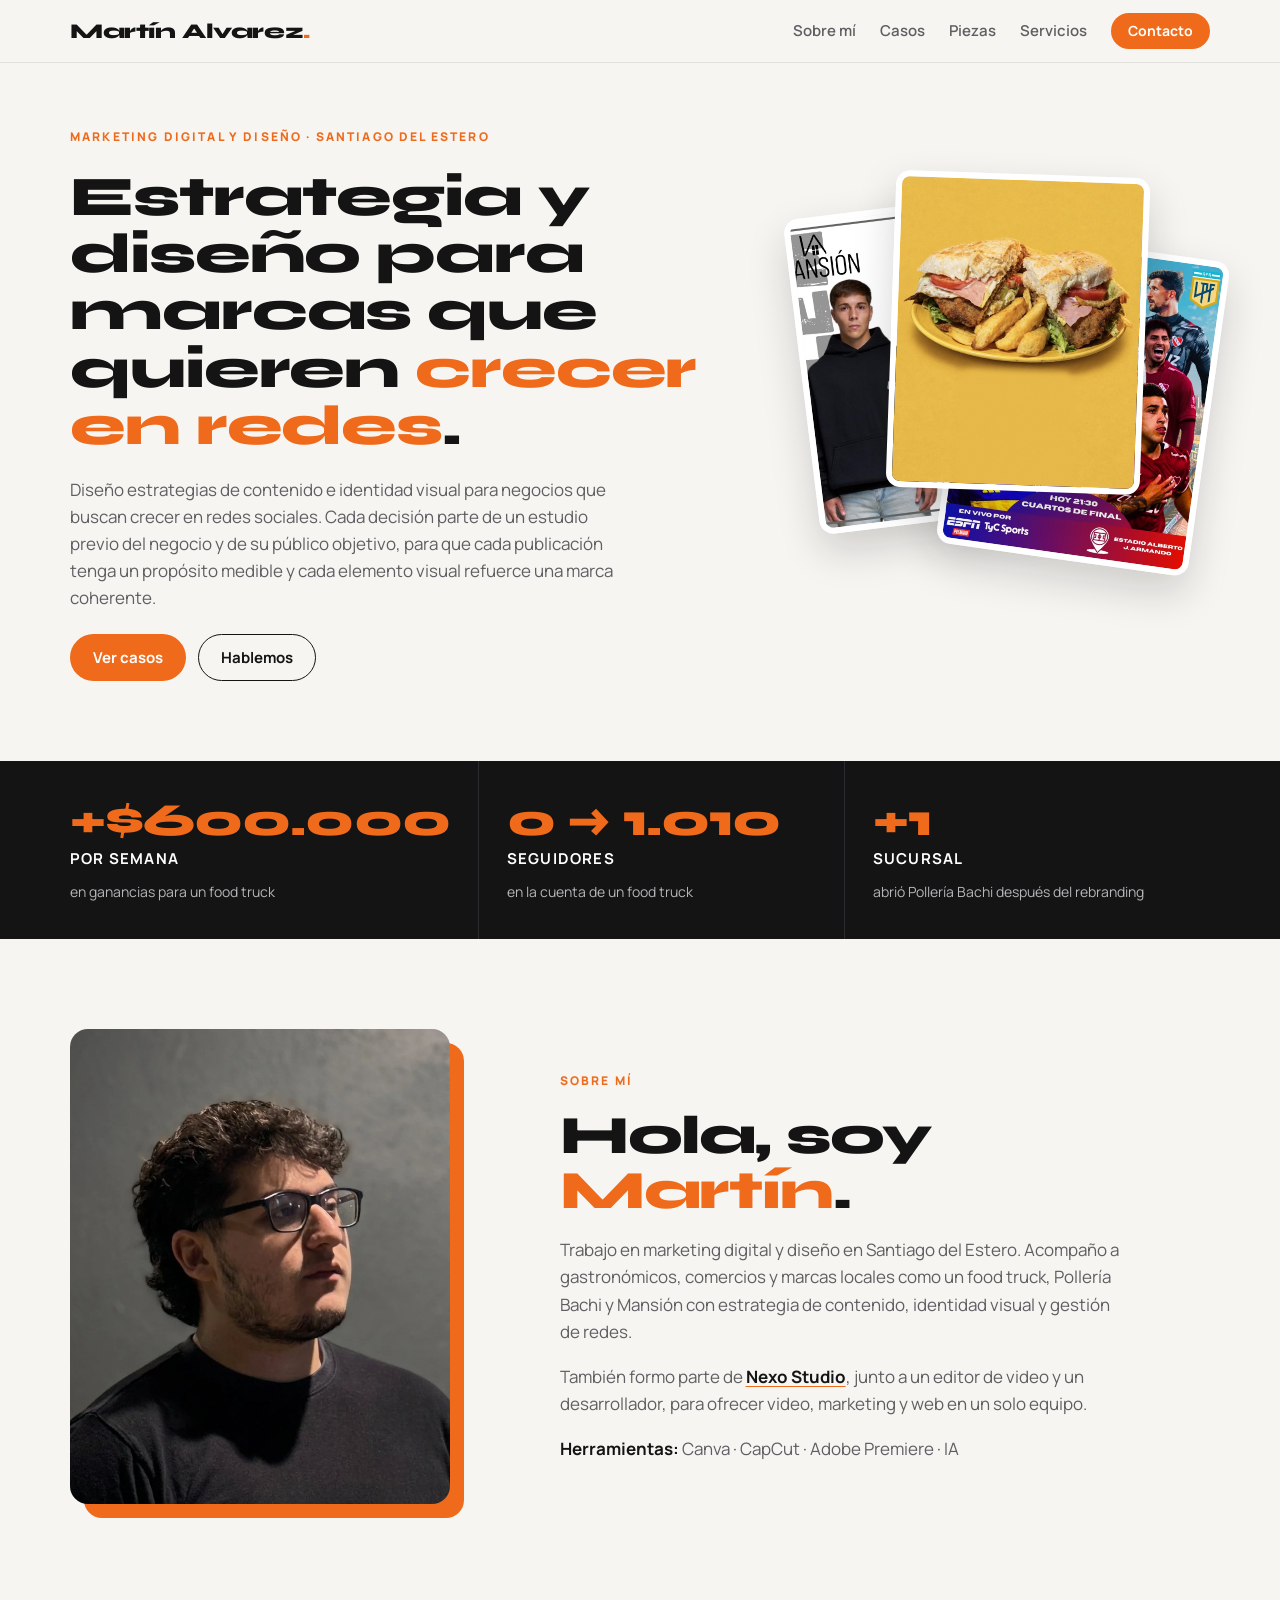
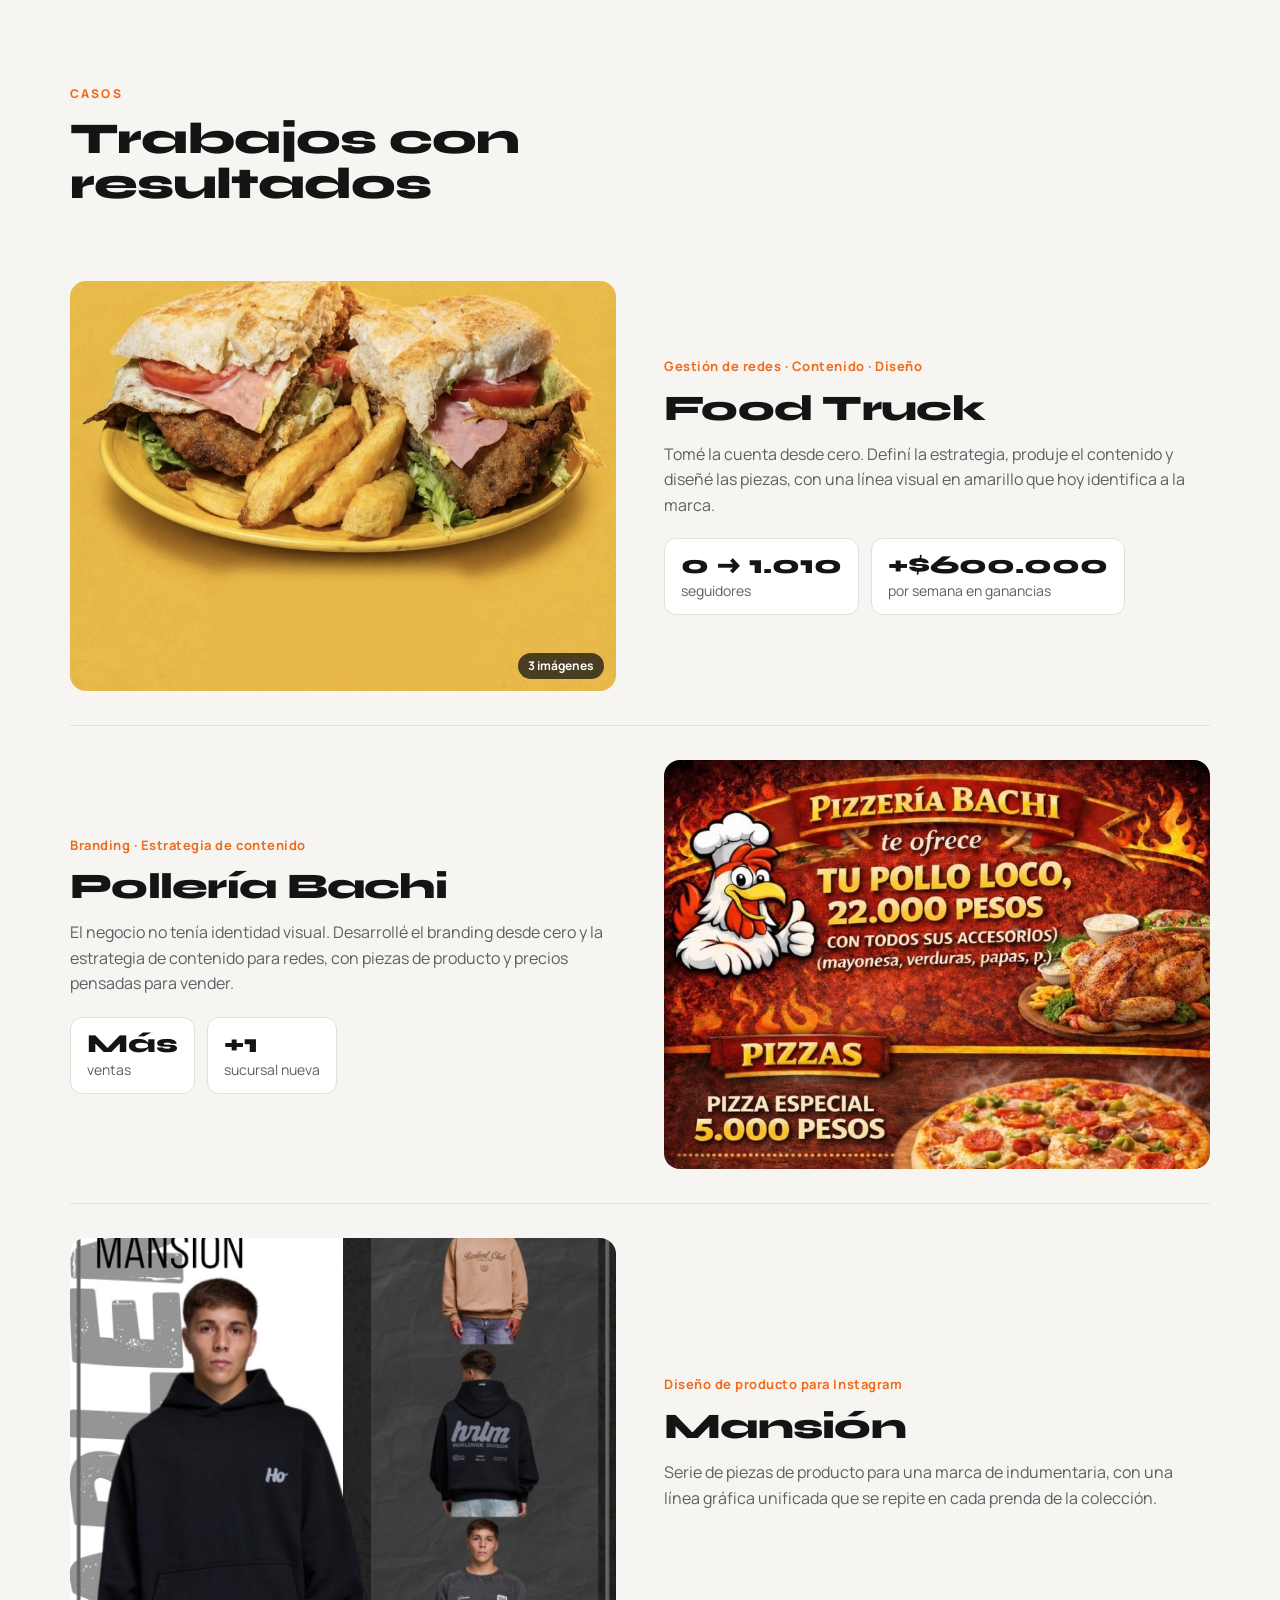
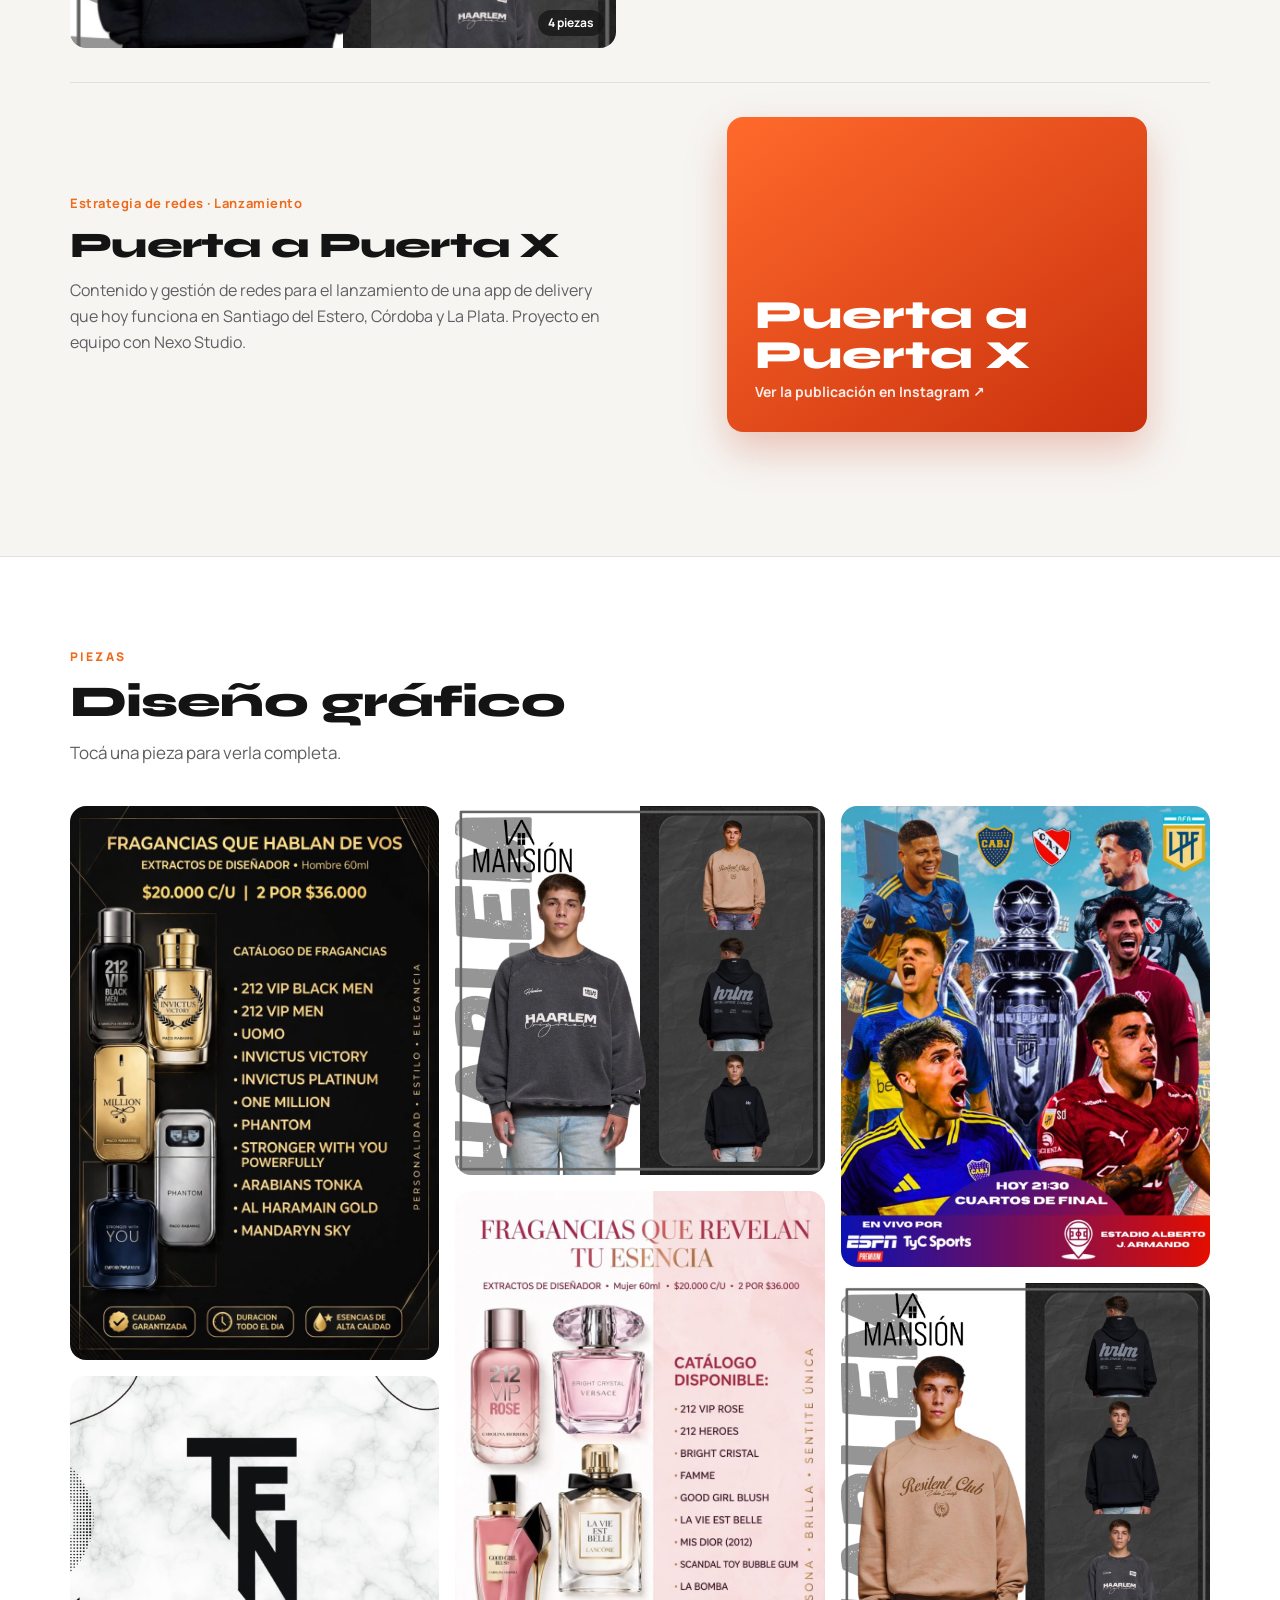
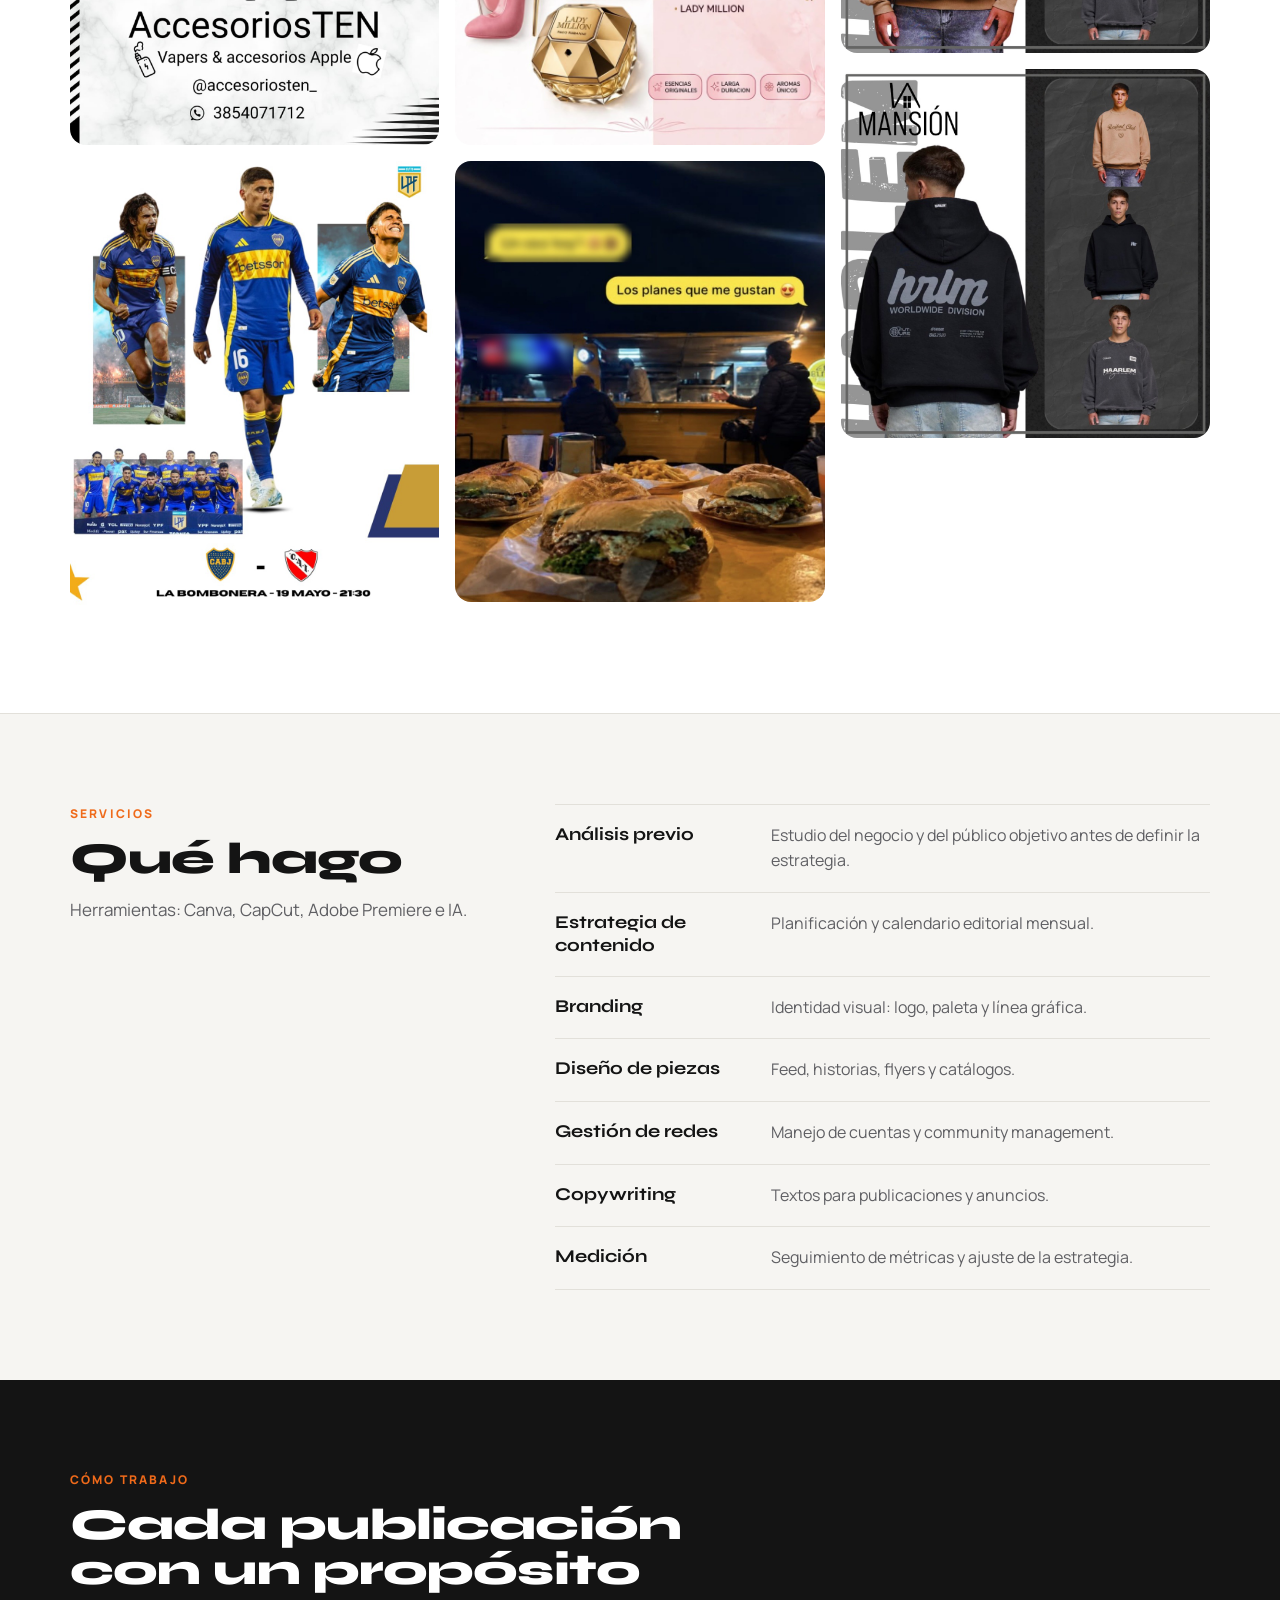
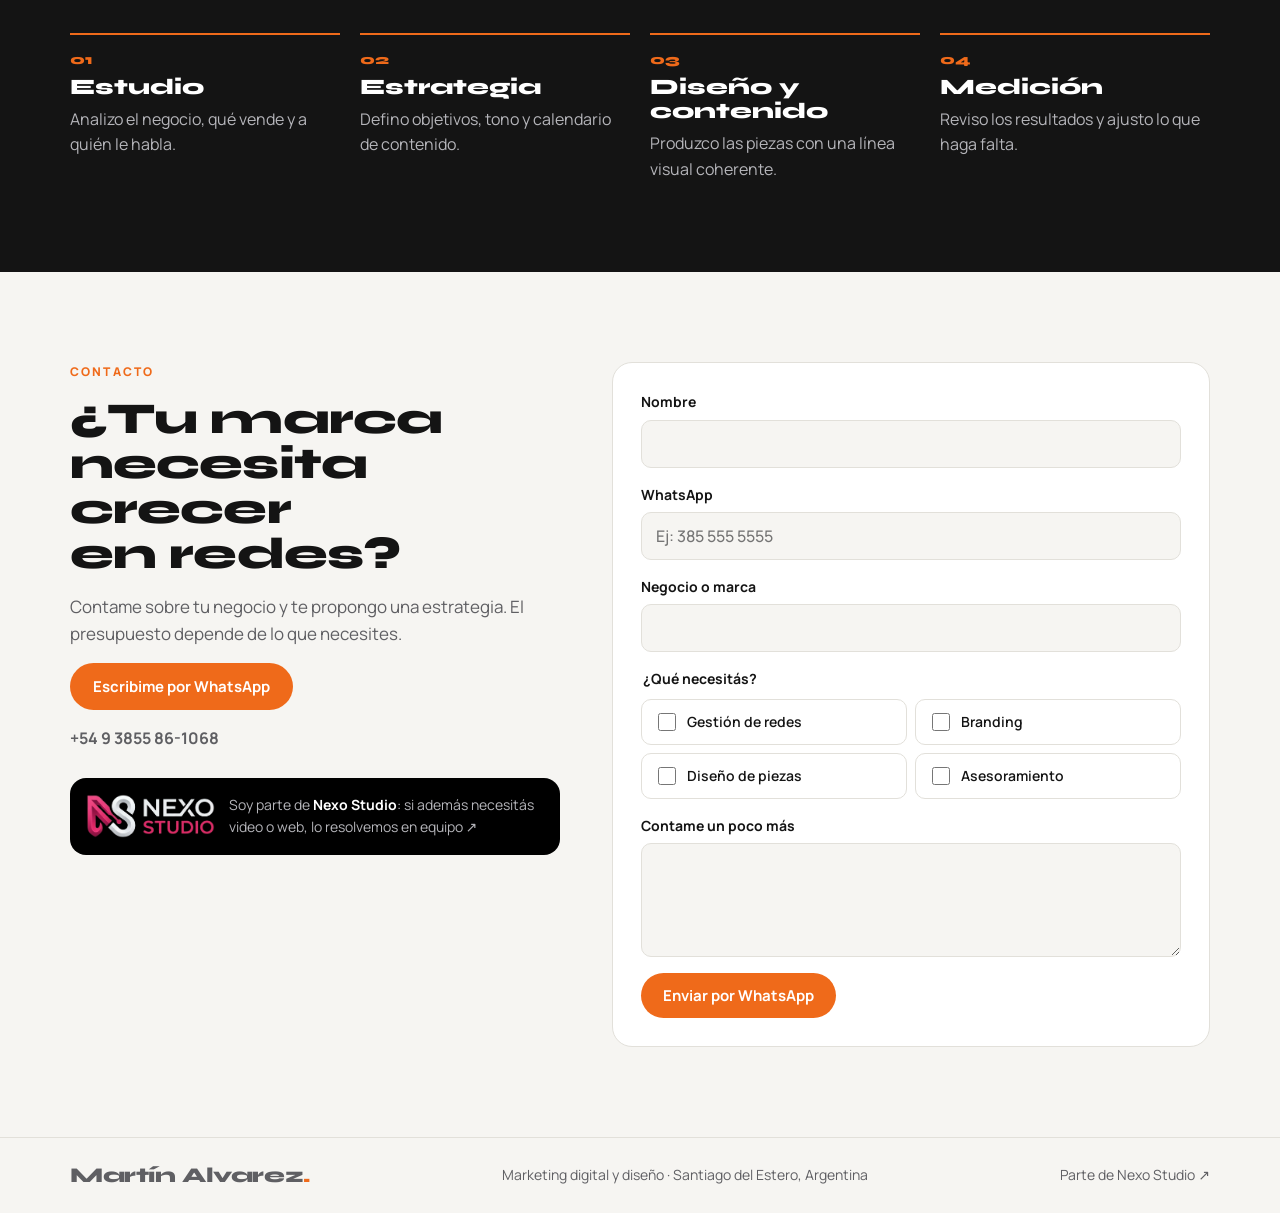
<file: index.html>
<!doctype html>
<html lang="es-AR">
<head>
<meta charset="utf-8">
<meta name="viewport" content="width=device-width, initial-scale=1, viewport-fit=cover">
<title>Martín Alvarez · Marketing digital y diseño</title>
<meta name="description" content="Martín Alvarez, marketing digital y diseño en Santiago del Estero. Estrategia de contenido, branding y gestión de redes. Food truck: +$600.000 por semana en ganancias.">
<meta property="og:title" content="Martín Alvarez · Marketing digital y diseño">
<meta property="og:description" content="Estrategia de contenido, branding y gestión de redes con resultados medibles.">
<meta property="og:type" content="website">
<meta property="og:locale" content="es_AR">
<meta property="og:image" content="assets/img/oso-sandwich.jpg">
<meta name="theme-color" content="#f6f5f2">
<link rel="icon" href="data:image/svg+xml,%3Csvg xmlns='http://www.w3.org/2000/svg' viewBox='0 0 64 64'%3E%3Crect width='64' height='64' rx='14' fill='%23ef6a1a'/%3E%3Ctext x='32' y='43' text-anchor='middle' font-family='Arial Black,Arial' font-weight='900' font-size='26' fill='%23fff'%3EMA%3C/text%3E%3C/svg%3E">
<link rel="preconnect" href="https://fonts.googleapis.com">
<link rel="preconnect" href="https://fonts.gstatic.com" crossorigin>
<link rel="stylesheet" href="https://fonts.googleapis.com/css2?family=Syne:wght@600;700;800&family=Manrope:wght@400;500;600;700&display=swap">
<link rel="stylesheet" href="assets/styles.css">
</head>
<body>

<header class="top">
  <div class="in top-in">
    <a href="#inicio" class="brand">Martín Alvarez<span>.</span></a>
    <nav class="nav" aria-label="Secciones">
      <a href="#sobre-mi">Sobre mí</a>
      <a href="#casos">Casos</a>
      <a href="#piezas">Piezas</a>
      <a href="#servicios">Servicios</a>
    </nav>
    <a href="#contacto" class="btn btn-orange btn-small">Contacto</a>
  </div>
</header>

<main id="inicio">

  <section class="hero">
    <div class="in hero-in">
      <div class="hero-copy">
        <p class="kicker">Marketing digital y diseño · Santiago del Estero</p>
        <h1>Estrategia y diseño para marcas que quieren <em>crecer en redes</em>.</h1>
        <p class="hero-sub">Diseño estrategias de contenido e identidad visual para negocios que buscan crecer en redes sociales. Cada decisión parte de un estudio previo del negocio y de su público objetivo, para que cada publicación tenga un propósito medible y cada elemento visual refuerce una marca coherente.</p>
        <div class="hero-ctas">
          <a href="#casos" class="btn btn-orange">Ver casos</a>
          <a href="#contacto" class="btn btn-line">Hablemos</a>
        </div>
      </div>
      <div class="stack" aria-hidden="true">
        <img class="s1" src="assets/img/mansion-1.jpg" alt="">
        <img class="s2" src="assets/img/oso-sandwich.jpg" alt="">
        <img class="s3" src="assets/img/flyer-boca-2.jpg" alt="">
      </div>
    </div>
  </section>

  <section class="results" aria-labelledby="res-title">
    <div class="in">
      <h2 id="res-title" class="vh">Resultados</h2>
      <div class="res-grid">
        <div class="res"><b>+$600.000</b><span class="unit">por semana</span><p>en ganancias para un food truck</p></div>
        <div class="res"><b>0 → 1.010</b><span class="unit">seguidores</span><p>en la cuenta de un food truck</p></div>
        <div class="res"><b>+1</b><span class="unit">sucursal</span><p>abrió Pollería Bachi después del rebranding</p></div>
      </div>
    </div>
  </section>

  <section id="sobre-mi" class="sec about">
    <div class="in about-in">
      <figure class="about-photo">
        <img src="assets/img/martin.jpg" alt="Martín Alvarez" width="720" height="900" loading="lazy">
      </figure>
      <div class="about-copy">
        <p class="kicker">Sobre mí</p>
        <h2>Hola, soy <em>Martín</em>.</h2>
        <p>Trabajo en marketing digital y diseño en Santiago del Estero. Acompaño a gastronómicos, comercios y marcas locales como un food truck, Pollería Bachi y Mansión con estrategia de contenido, identidad visual y gestión de redes.</p>
        <p>También formo parte de <a href="https://nexostudio-sde.vercel.app" target="_blank" rel="noopener">Nexo Studio</a>, junto a un editor de video y un desarrollador, para ofrecer video, marketing y web en un solo equipo.</p>
        <p class="about-tools"><b>Herramientas:</b> Canva · CapCut · Adobe Premiere · IA</p>
      </div>
    </div>
  </section>

  <section id="casos" class="sec">
    <div class="in">
      <div class="sec-head">
        <p class="kicker">Casos</p>
        <h2>Trabajos con resultados</h2>
      </div>

      <article class="case">
        <div class="case-media">
          <button class="g" data-gallery="oso-sandwich.jpg,oso-noche.jpg,oso-instagram.jpg"><img src="assets/img/oso-sandwich.jpg" alt="Pieza de un food truck: sándwich sobre fondo amarillo con el logo" loading="lazy"><span class="count">3 imágenes</span></button>
        </div>
        <div class="case-body">
          <p class="case-tag">Gestión de redes · Contenido · Diseño</p>
          <h3>Food Truck</h3>
          <p>Tomé la cuenta desde cero. Definí la estrategia, produje el contenido y diseñé las piezas, con una línea visual en amarillo que hoy identifica a la marca.</p>
          <ul class="case-res">
            <li><b>0 → 1.010</b> seguidores</li>
            <li><b>+$600.000</b> por semana en ganancias</li>
          </ul>
        </div>
      </article>

      <article class="case rev">
        <div class="case-media">
          <button class="g" data-gallery="bachi-menu.jpg"><img src="assets/img/bachi-menu.jpg" alt="Pieza de Bachi con pollo, pizzas y empanadas" loading="lazy" style="object-position:top"></button>
        </div>
        <div class="case-body">
          <p class="case-tag">Branding · Estrategia de contenido</p>
          <h3>Pollería Bachi</h3>
          <p>El negocio no tenía identidad visual. Desarrollé el branding desde cero y la estrategia de contenido para redes, con piezas de producto y precios pensadas para vender.</p>
          <ul class="case-res">
            <li><b>Más</b> ventas</li>
            <li><b>+1</b> sucursal nueva</li>
          </ul>
        </div>
      </article>

      <article class="case">
        <div class="case-media">
          <button class="g" data-gallery="mansion-1.jpg,mansion-2.jpg,mansion-3.jpg,mansion-4.jpg"><img src="assets/img/mansion-1.jpg" alt="Pieza de producto para Mansión: buzo negro" loading="lazy"><span class="count">4 piezas</span></button>
        </div>
        <div class="case-body">
          <p class="case-tag">Diseño de producto para Instagram</p>
          <h3>Mansión</h3>
          <p>Serie de piezas de producto para una marca de indumentaria, con una línea gráfica unificada que se repite en cada prenda de la colección.</p>
        </div>
      </article>

      <article class="case rev">
        <div class="case-media case-embed">
          <blockquote class="instagram-media" data-instgrm-permalink="https://www.instagram.com/p/Dfs8uPaFVIC/" data-instgrm-version="14">
            <a class="papx" href="https://www.instagram.com/p/Dfs8uPaFVIC/" target="_blank" rel="noopener"><span class="papx-t">Puerta a Puerta X</span><span class="papx-s">Ver la publicación en Instagram ↗</span></a>
          </blockquote>
        </div>
        <div class="case-body">
          <p class="case-tag">Estrategia de redes · Lanzamiento</p>
          <h3>Puerta a Puerta X</h3>
          <p>Contenido y gestión de redes para el lanzamiento de una app de delivery que hoy funciona en Santiago del Estero, Córdoba y La Plata. Proyecto en equipo con Nexo Studio.</p>
        </div>
      </article>
    </div>
  </section>

  <section id="piezas" class="sec sec-alt">
    <div class="in">
      <div class="sec-head">
        <p class="kicker">Piezas</p>
        <h2>Diseño gráfico</h2>
        <p class="sec-sub">Tocá una pieza para verla completa.</p>
      </div>
      <div class="masonry">
        <button class="g" data-gallery="perfumes-hombre.jpg,perfumes-mujer.jpg"><img src="assets/img/perfumes-hombre.jpg" alt="Catálogo de fragancias de hombre"><span class="label">Catálogo de perfumes</span></button>
        <button class="g" data-gallery="accesoriosten.jpg"><img src="assets/img/accesoriosten.jpg" alt="Pieza de AccesoriosTEN, vapers y accesorios Apple"><span class="label">AccesoriosTEN</span></button>
        <button class="g" data-gallery="flyer-boca-1.jpg,flyer-boca-2.jpg"><img src="assets/img/flyer-boca-1.jpg" alt="Flyer del partido Boca vs Independiente"><span class="label">Flyers de partido</span></button>
        <button class="g" data-gallery="mansion-2.jpg"><img src="assets/img/mansion-2.jpg" alt="Pieza de Mansión: buzo gris"><span class="label">Mansión</span></button>
        <button class="g" data-gallery="perfumes-mujer.jpg"><img src="assets/img/perfumes-mujer.jpg" alt="Catálogo de fragancias de mujer"><span class="label">Catálogo de perfumes</span></button>
        <button class="g" data-gallery="oso-noche.jpg"><img src="assets/img/oso-noche.jpg" alt="Pieza de un food truck de noche"><span class="label">Food Truck</span></button>
        <button class="g" data-gallery="flyer-boca-2.jpg"><img src="assets/img/flyer-boca-2.jpg" alt="Flyer de cuartos de final Boca vs Independiente"><span class="label">Flyers de partido</span></button>
        <button class="g" data-gallery="mansion-3.jpg"><img src="assets/img/mansion-3.jpg" alt="Pieza de Mansión: buzo beige"><span class="label">Mansión</span></button>
        <button class="g" data-gallery="mansion-4.jpg"><img src="assets/img/mansion-4.jpg" alt="Pieza de Mansión: buzo negro de espalda"><span class="label">Mansión</span></button>
      </div>
    </div>
  </section>

  <section id="servicios" class="sec">
    <div class="in svc-in">
      <div class="sec-head">
        <p class="kicker">Servicios</p>
        <h2>Qué hago</h2>
        <p class="sec-sub">Herramientas: Canva, CapCut, Adobe Premiere e IA.</p>
      </div>
      <ul class="svc-list">
        <li><b>Análisis previo</b><span>Estudio del negocio y del público objetivo antes de definir la estrategia.</span></li>
        <li><b>Estrategia de contenido</b><span>Planificación y calendario editorial mensual.</span></li>
        <li><b>Branding</b><span>Identidad visual: logo, paleta y línea gráfica.</span></li>
        <li><b>Diseño de piezas</b><span>Feed, historias, flyers y catálogos.</span></li>
        <li><b>Gestión de redes</b><span>Manejo de cuentas y community management.</span></li>
        <li><b>Copywriting</b><span>Textos para publicaciones y anuncios.</span></li>
        <li><b>Medición</b><span>Seguimiento de métricas y ajuste de la estrategia.</span></li>
      </ul>
    </div>
  </section>

  <section class="sec sec-dark">
    <div class="in">
      <div class="sec-head">
        <p class="kicker">Cómo trabajo</p>
        <h2>Cada publicación con un propósito</h2>
      </div>
      <ol class="steps">
        <li><b>Estudio</b><span>Analizo el negocio, qué vende y a quién le habla.</span></li>
        <li><b>Estrategia</b><span>Defino objetivos, tono y calendario de contenido.</span></li>
        <li><b>Diseño y contenido</b><span>Produzco las piezas con una línea visual coherente.</span></li>
        <li><b>Medición</b><span>Reviso los resultados y ajusto lo que haga falta.</span></li>
      </ol>
    </div>
  </section>

  <section id="contacto" class="sec">
    <div class="in contact-in">
      <div class="contact-copy">
        <p class="kicker">Contacto</p>
        <h2>¿Tu marca necesita crecer en redes?</h2>
        <p>Contame sobre tu negocio y te propongo una estrategia. El presupuesto depende de lo que necesites.</p>
        <a class="btn btn-orange" href="https://wa.me/5493855861068?text=Hola%20Mart%C3%ADn%2C%20vi%20tu%20portfolio%20y%20quiero%20consultarte" target="_blank" rel="noopener">Escribime por WhatsApp</a>
        <p class="wa-num">+54 9 3855 86-1068</p>
        <a class="nexo" href="https://nexostudio-sde.vercel.app" target="_blank" rel="noopener">
          <img src="assets/logo-nexo-wide.png" alt="Nexo Studio" width="663" height="227">
          <span>Soy parte de <b>Nexo Studio</b>: si además necesitás video o web, lo resolvemos en equipo ↗</span>
        </a>
      </div>
      <form class="form" name="contacto-martin" data-wa-form>
        <label for="f-nombre">Nombre<input id="f-nombre" name="nombre" type="text" required autocomplete="name"></label>
        <label for="f-wa">WhatsApp<input id="f-wa" name="whatsapp" type="tel" required autocomplete="tel" placeholder="Ej: 385 555 5555"></label>
        <label for="f-neg">Negocio o marca<input id="f-neg" name="negocio" type="text"></label>
        <fieldset>
          <legend>¿Qué necesitás?</legend>
          <div class="checks">
            <label><input type="checkbox" name="servicio" value="Gestión de redes"> Gestión de redes</label>
            <label><input type="checkbox" name="servicio" value="Branding"> Branding</label>
            <label><input type="checkbox" name="servicio" value="Diseño de piezas"> Diseño de piezas</label>
            <label><input type="checkbox" name="servicio" value="Asesoramiento"> Asesoramiento</label>
          </div>
        </fieldset>
        <label for="f-msg">Contame un poco más<textarea id="f-msg" name="mensaje" rows="4"></textarea></label>
        <button class="btn btn-orange" type="submit">Enviar por WhatsApp</button>
      </form>
    </div>
  </section>
</main>

<footer class="foot">
  <div class="in foot-in">
    <span class="brand">Martín Alvarez<span>.</span></span>
    <span>Marketing digital y diseño · Santiago del Estero, Argentina</span>
    <a href="https://nexostudio-sde.vercel.app" target="_blank" rel="noopener">Parte de Nexo Studio ↗</a>
  </div>
</footer>

<dialog class="lb" id="lb" aria-label="Galería">
  <div class="lb-in">
    <button class="lb-btn lb-prev" aria-label="Anterior">‹</button>
    <img id="lb-img" alt="">
    <button class="lb-btn lb-next" aria-label="Siguiente">›</button>
  </div>
  <button class="lb-btn lb-close" aria-label="Cerrar">✕</button>
  <p class="lb-n" id="lb-n"></p>
</dialog>

<script src="assets/main.js"></script>
<script async src="https://www.instagram.com/embed.js"></script>
</body>
</html>
</file>
<file: assets/styles.css>
/* Martín Alvarez — marketing y diseño. Editorial claro, naranja como acento,
   títulos en Syne y piezas de diseño como protagonistas. */
:root{
  --bg:#f6f5f2; --paper:#ffffff; --fg:#141414; --muted:#5f5f63; --line:#e2e0da;
  --orange:#ef6a1a; --orange-deep:#c9530d; --ink:#141414; --ink-2:#1e1e21;
  --display:"Syne","Arial Black",system-ui,sans-serif;
  --body:"Manrope",system-ui,-apple-system,"Segoe UI",sans-serif;
  --r:16px;
  color-scheme:light;
}
*{box-sizing:border-box}
[hidden]{display:none!important}
html{scroll-behavior:smooth;scroll-padding-top:70px}
body{margin:0;background:var(--bg);color:var(--fg);font-family:var(--body);font-size:16px;line-height:1.6;-webkit-font-smoothing:antialiased}
body::before{content:"";position:fixed;inset:0 0 auto;height:env(safe-area-inset-top,0px);z-index:30;background:var(--bg)}
img{max-width:100%;display:block}
a{color:inherit}
h1,h2,h3{font-family:var(--display);font-weight:800;line-height:1.02;margin:0;letter-spacing:-.02em;text-wrap:balance}
h1{font-size:clamp(40px,6.2vw,78px)}
h1 em{font-style:normal;color:var(--orange)}
h2{font-size:clamp(32px,4.6vw,54px)}
h3{font-size:clamp(26px,3vw,36px)}
p{margin:0}
:focus-visible{outline:2px solid var(--orange);outline-offset:3px;border-radius:4px}
.vh{position:absolute;width:1px;height:1px;overflow:hidden;clip:rect(0 0 0 0)}
.in{max-width:1180px;margin:0 auto;padding-left:max(20px,env(safe-area-inset-left,0px));padding-right:max(20px,env(safe-area-inset-right,0px))}
.kicker{font-size:12px;font-weight:800;letter-spacing:.18em;text-transform:uppercase;color:var(--orange)}

.btn{display:inline-flex;align-items:center;justify-content:center;font:700 15px/1 var(--body);padding:15px 22px;border-radius:999px;text-decoration:none;border:1.5px solid transparent;cursor:pointer;transition:transform .15s,background .15s}
.btn:hover{transform:translateY(-2px)}
.btn-orange{background:var(--orange);color:#fff}
.btn-orange:hover{background:var(--orange-deep)}
.btn-line{border-color:var(--fg);color:var(--fg)}
.btn-small{padding:10px 16px;font-size:14px}

/* Header */
.top{position:sticky;top:env(safe-area-inset-top,0px);z-index:20;background:rgba(246,245,242,.88);backdrop-filter:blur(10px);border-bottom:1px solid var(--line)}
.top-in{display:flex;align-items:center;gap:24px;height:62px}
.brand{font:800 21px/1 var(--display);text-decoration:none;letter-spacing:-.02em}
.brand span{color:var(--orange)}
.nav{display:flex;gap:24px;margin-left:auto}
.nav a{text-decoration:none;font-weight:600;font-size:15px;color:var(--muted)}
.nav a:hover{color:var(--fg)}
@media (max-width:720px){.nav{display:none}.top .btn-small{margin-left:auto}}

/* Hero */
.hero{padding-block:64px 80px;overflow:hidden}
.hero-in{display:grid;grid-template-columns:1.25fr .75fr;gap:48px;align-items:center}
.hero-copy{display:flex;flex-direction:column;gap:22px;min-width:0}
.hero-sub{font-size:17px;color:var(--muted);max-width:56ch}
.hero-ctas{display:flex;flex-wrap:wrap;gap:12px}
.stack{position:relative;height:460px}
.stack img{position:absolute;width:62%;aspect-ratio:4/5;object-fit:cover;border-radius:14px;box-shadow:0 18px 40px rgba(20,20,20,.18);border:6px solid #fff;transition:transform .4s}
.stack .s1{left:0;top:30px;transform:rotate(-7deg)}
.stack .s2{left:22%;top:0;transform:rotate(2deg);z-index:2}
.stack .s3{right:0;top:70px;transform:rotate(8deg)}
.stack:hover .s1{transform:rotate(-10deg) translateX(-10px)}
.stack:hover .s3{transform:rotate(11deg) translateX(10px)}
@media (max-width:900px){.hero-in{grid-template-columns:1fr}.stack{height:360px;max-width:440px}}

/* Resultados */
.results{background:var(--ink);color:#fff}
.res-grid{display:grid;grid-template-columns:repeat(3,1fr)}
.res{padding:36px 28px;border-left:1px solid #2c2c30;display:flex;flex-direction:column;gap:4px}
.res:first-child{border-left:0;padding-left:0}
.res b{font:800 clamp(34px,4.4vw,56px)/1 var(--display);color:var(--orange);letter-spacing:-.02em}
.res .unit{font-weight:700;font-size:15px;text-transform:uppercase;letter-spacing:.08em}
.res p{color:#b5b5ba;font-size:14px;margin-top:6px}
@media (max-width:760px){.res-grid{grid-template-columns:1fr}.res{border-left:0;border-top:1px solid #2c2c30;padding:26px 0}.res:first-child{border-top:0}}

/* Secciones */
.sec{padding-block:90px}
.sec-alt{background:var(--paper);border-block:1px solid var(--line)}
.sec-dark{background:var(--ink);color:#fff}
.sec-dark .steps span{color:#b5b5ba}
.sec-head{display:flex;flex-direction:column;gap:14px;margin-bottom:40px;max-width:720px}
.sec-sub{color:var(--muted);font-size:17px}

/* Casos */
.case{display:grid;grid-template-columns:1fr 1fr;gap:48px;align-items:center;padding-block:34px;border-top:1px solid var(--line)}
.case:first-of-type{border-top:0}
.case.rev .case-media{order:2}
.case-body{display:flex;flex-direction:column;gap:14px;min-width:0}
.case-tag{font-size:13px;font-weight:700;color:var(--orange);letter-spacing:.04em}
.case-body > p:not(.case-tag){color:var(--muted);font-size:16px}
.case-res{list-style:none;margin:6px 0 0;padding:0;display:flex;flex-wrap:wrap;gap:12px}
.case-res li{background:var(--paper);border:1px solid var(--line);border-radius:12px;padding:12px 16px;font-size:14px;color:var(--muted)}
.case-res b{display:block;font:800 26px/1.1 var(--display);color:var(--fg)}
.case-media .g{aspect-ratio:4/3}
.papx{display:flex;flex-direction:column;justify-content:flex-end;gap:6px;aspect-ratio:4/3;padding:28px;border-radius:var(--r);text-decoration:none;color:#fff;background:linear-gradient(145deg,#ff6a2b,#c9300d);box-shadow:0 18px 40px rgba(201,48,13,.25);transition:transform .3s}
.papx:hover{transform:translateY(-4px)}
.papx-t{font:800 clamp(28px,3.4vw,40px)/1 var(--display)}
.papx-s{font-weight:700;font-size:14px;opacity:.9}
@media (max-width:820px){.case{grid-template-columns:1fr;gap:22px}.case.rev .case-media{order:0}}

/* Imagen clickeable (galería) */
.g{position:relative;display:block;width:100%;padding:0;border:0;border-radius:var(--r);overflow:hidden;cursor:zoom-in;background:#ddd}
.g img{width:100%;height:100%;object-fit:cover;transition:transform .5s}
.g:hover img{transform:scale(1.04)}
.count{position:absolute;right:12px;bottom:12px;background:rgba(20,20,20,.75);color:#fff;font:700 12px/1 var(--body);padding:7px 10px;border-radius:999px}

/* Masonry de piezas */
.masonry{columns:3 260px;column-gap:16px}
.masonry .g{margin-bottom:16px;break-inside:avoid}
.masonry .g img{height:auto}
.label{position:absolute;left:12px;bottom:12px;background:rgba(255,255,255,.92);color:var(--fg);font:700 12px/1 var(--body);padding:7px 10px;border-radius:999px;opacity:0;transform:translateY(6px);transition:opacity .25s,transform .25s}
.g:hover .label,.g:focus-visible .label{opacity:1;transform:none}
@media (hover:none){.label{opacity:1;transform:none}}

/* Servicios */
.svc-in{display:grid;grid-template-columns:.8fr 1.2fr;gap:48px;align-items:start}
.svc-list{list-style:none;margin:0;padding:0;border-top:1px solid var(--line)}
.svc-list li{display:grid;grid-template-columns:200px 1fr;gap:16px;padding:18px 0;border-bottom:1px solid var(--line);transition:padding .2s}
.svc-list li:hover{padding-left:10px}
.svc-list b{font:700 18px/1.3 var(--display)}
.svc-list span{color:var(--muted)}
@media (max-width:820px){.svc-in{grid-template-columns:1fr;gap:10px}.svc-list li{grid-template-columns:1fr;gap:4px}}

/* Pasos */
.steps{list-style:none;margin:0;padding:0;display:grid;grid-template-columns:repeat(4,1fr);gap:20px;counter-reset:s}
.steps li{counter-increment:s;display:flex;flex-direction:column;gap:8px;padding-top:18px;border-top:2px solid var(--orange)}
.steps li::before{content:counter(s,decimal-leading-zero);font:800 14px/1 var(--display);color:var(--orange)}
.steps b{font:800 22px/1.1 var(--display)}
@media (max-width:860px){.steps{grid-template-columns:1fr 1fr}}
@media (max-width:480px){.steps{grid-template-columns:1fr}}

/* Contacto */
.contact-in{display:grid;grid-template-columns:.9fr 1.1fr;gap:52px;align-items:start}
.contact-copy{display:flex;flex-direction:column;gap:16px;align-items:flex-start}
.contact-copy > p:not(.kicker):not(.wa-num){color:var(--muted);font-size:17px}
.wa-num{font-weight:700;user-select:all;color:var(--muted)}
.nexo{display:flex;align-items:center;gap:14px;margin-top:10px;padding:16px;border-radius:var(--r);text-decoration:none;background:#000;color:#b5b5ba;transition:transform .2s}
.nexo:hover{transform:translateY(-2px)}
.nexo img{height:44px;width:auto}
.nexo span{font-size:14px}
.nexo b{color:#fff}
.form{background:var(--paper);border:1px solid var(--line);border-radius:20px;padding:28px;display:flex;flex-direction:column;gap:16px}
.form label{display:flex;flex-direction:column;gap:6px;font-weight:700;font-size:14px}
.form input[type=text],.form input[type=tel],.form textarea{font:500 16px var(--body);padding:12px 14px;border:1.5px solid var(--line);border-radius:10px;background:var(--bg);color:var(--fg);width:100%}
.form input:focus,.form textarea:focus{outline:none;border-color:var(--orange);background:#fff}
.form fieldset{border:0;padding:0;margin:0}
.form legend{font-weight:700;font-size:14px;margin-bottom:8px}
.checks{display:grid;grid-template-columns:1fr 1fr;gap:8px}
.checks label{flex-direction:row;align-items:center;gap:8px;font-weight:600;padding:10px 12px;border:1.5px solid var(--line);border-radius:10px;cursor:pointer}
.checks input{accent-color:var(--orange);width:18px;height:18px}
.form .btn{align-self:flex-start;border:0}
@media (max-width:860px){.contact-in{grid-template-columns:1fr}}
@media (max-width:420px){.checks{grid-template-columns:1fr}}

.foot{border-top:1px solid var(--line);color:var(--muted);font-size:14px}
.foot-in{display:flex;flex-wrap:wrap;gap:12px 28px;align-items:center;justify-content:space-between;padding-block:26px}
.foot a{text-decoration:none}
.foot a:hover{color:var(--fg)}

/* Galería a pantalla completa */
.lb{border:0;padding:0;background:transparent;max-width:100vw;max-height:100vh;width:100vw;height:100vh;color:#fff}
.lb::backdrop{background:rgba(10,10,10,.93)}
.lb-in{width:100%;height:100%;display:grid;grid-template-columns:auto 1fr auto;align-items:center;gap:8px;padding:max(16px,env(safe-area-inset-top,0px)) max(16px,env(safe-area-inset-right,0px)) max(16px,env(safe-area-inset-bottom,0px)) max(16px,env(safe-area-inset-left,0px))}
.lb img{max-height:calc(100vh - 100px);max-width:100%;margin:0 auto;border-radius:8px;object-fit:contain}
.lb-btn{background:rgba(255,255,255,.12);border:1px solid rgba(255,255,255,.25);color:#fff;width:46px;height:46px;border-radius:50%;font-size:20px;cursor:pointer}
.lb-close{position:fixed;top:max(16px,env(safe-area-inset-top,0px));right:max(16px,env(safe-area-inset-right,0px))}
.lb-n{position:fixed;bottom:max(16px,env(safe-area-inset-bottom,0px));left:0;right:0;text-align:center;font-size:13px;color:#bbb}
@media (max-width:640px){.lb-in{grid-template-columns:1fr}.lb-prev,.lb-next{position:fixed;bottom:max(12px,env(safe-area-inset-bottom,0px))}.lb-prev{left:20px}.lb-next{right:20px}}

.thanks{min-height:100vh;display:grid;place-items:center;text-align:center;padding-block:40px}
.thanks .in{display:flex;flex-direction:column;align-items:center;gap:18px}

@media (prefers-reduced-motion:reduce){html{scroll-behavior:auto}.btn,.g img,.stack img,.papx,.svc-list li,.label{transition:none}}
h1{font-size:clamp(34px,4.4vw,56px)}
h2{font-size:clamp(28px,3.6vw,44px)}
.res b{font-size:clamp(30px,3.6vw,48px);white-space:nowrap}
.case-embed{display:flex;justify-content:center}
.case-embed .instagram-media{margin:0!important;min-width:0!important;width:100%!important;max-width:420px!important}

/* Sobre mí */
.about-in{display:grid;grid-template-columns:.8fr 1.2fr;gap:56px;align-items:center}
.about-photo{margin:0;max-width:380px;position:relative}
.about-photo::before{content:"";position:absolute;inset:14px -14px -14px 14px;border-radius:18px;background:var(--orange);z-index:0}
.about-photo img{position:relative;z-index:1;width:100%;height:auto;aspect-ratio:4/5;object-fit:cover;border-radius:18px}
.about-copy{display:flex;flex-direction:column;gap:18px}
.about-copy h2{font-size:clamp(34px,4.6vw,54px)}
.about-copy h2 em{font-style:normal;color:var(--orange)}
.about-copy > p:not(.kicker){color:var(--muted);font-size:17px;max-width:56ch}
.about-copy a{color:var(--fg);font-weight:700;text-decoration-color:var(--orange);text-underline-offset:3px}
.about-tools b{color:var(--fg)}
@media (max-width:860px){.about-in{grid-template-columns:1fr;gap:40px}.about-photo{max-width:320px}}
</file>
